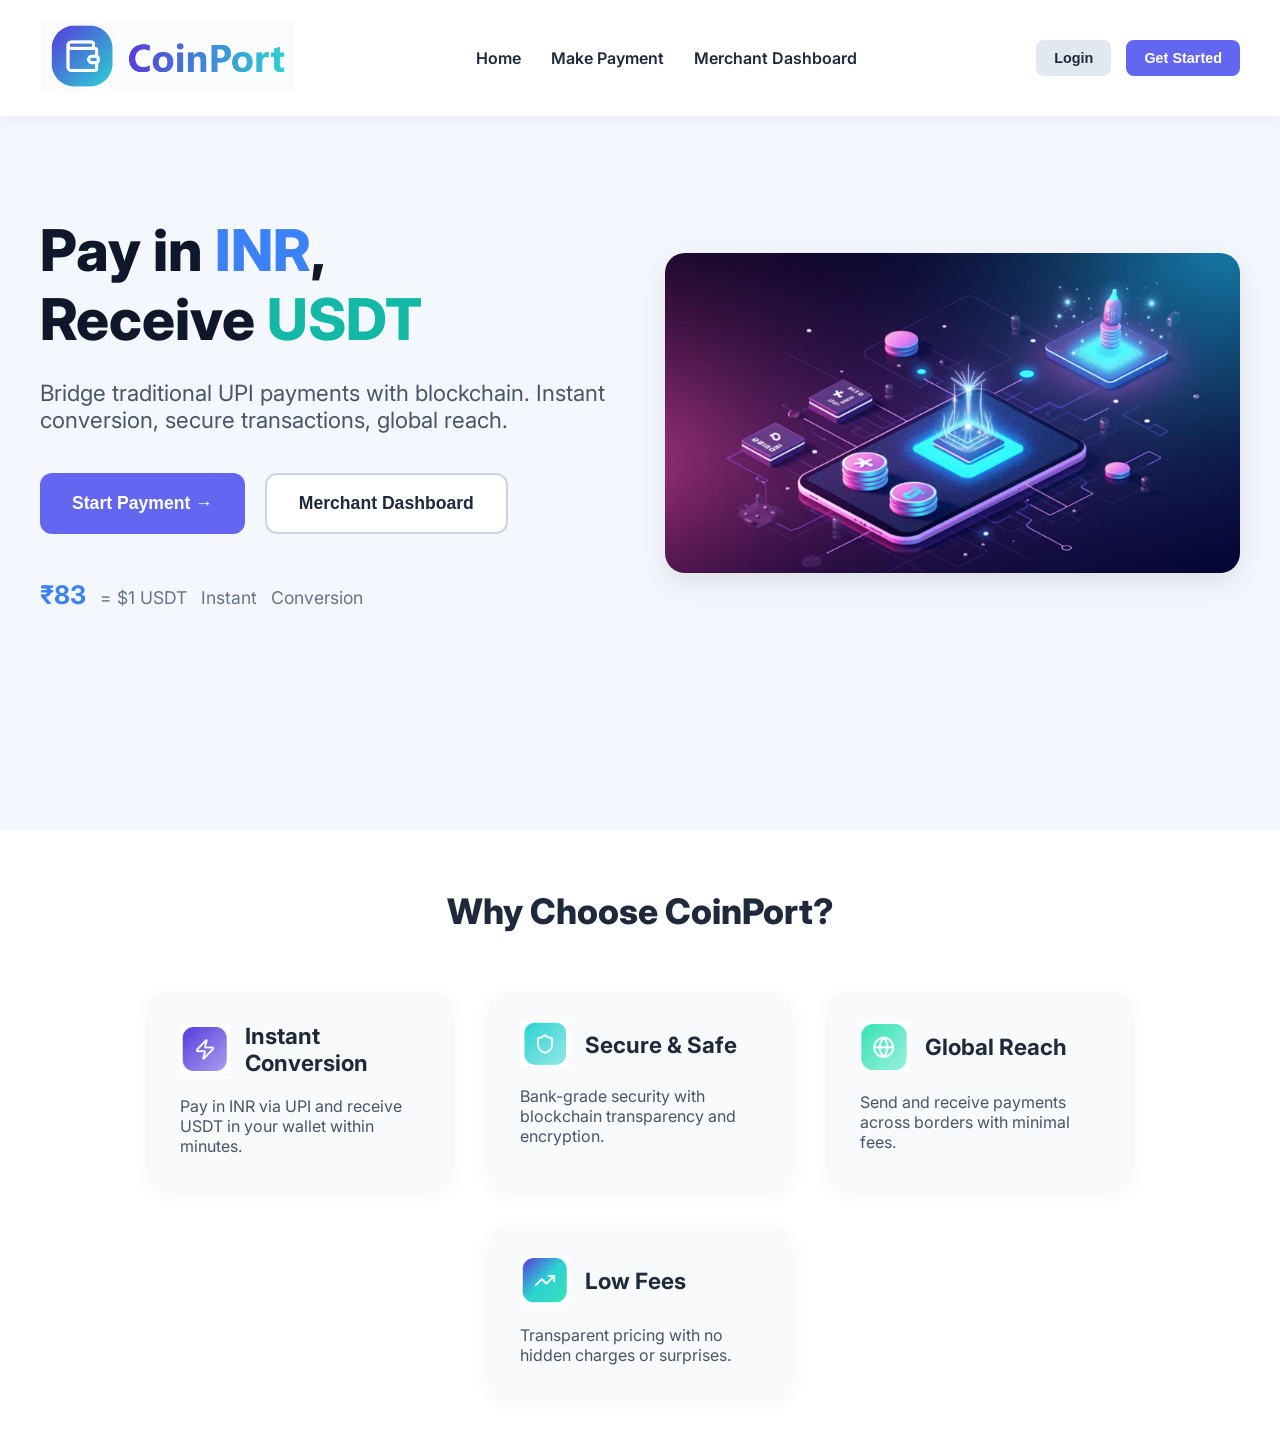
<file: frontend/coinport1.html>
<!DOCTYPE html>
<html lang="en">
<head>
  <meta charset="UTF-8" />
  <meta name="viewport" content="width=device-width, initial-scale=1" />
  <title>CoinPort Payment</title>
  <link href="https://fonts.googleapis.com/css2?family=Inter:wght@400;600;800&display=swap" rel="stylesheet" />
  <style>
    * {
      box-sizing: border-box;
      margin: 0;
      padding: 0;
    }

    html, body {
      height: 100%;
      font-family: 'Inter', sans-serif;
      background: #f4f7fe;
      color: #0f172a;
    }

    body {
      display: flex;
      flex-direction: column;
      min-height: 100vh;
    }

    header {
      position: sticky;
      top: 0;
      z-index: 1000;
      width: 100%;
      background: #ffffff;
      padding: 20px 40px;
      box-shadow: 0 4px 12px rgba(0, 0, 0, 0.05);
      display: flex;
      justify-content: space-between;
      align-items: center;
    }

    .logo img {
      height: 8vh;
      width: 20vw;
      object-fit: contain;
    }

    nav {
      display: flex;
      gap: 30px;
    }

    nav a {
      text-decoration: none;
      color: #1e293b;
      font-weight: 600;
      font-size: 1rem;
      transition: color 0.3s ease;
    }

    nav a:hover {
      color: #6366f1;
    }

    .auth-buttons {
      display: flex;
      gap: 15px;
    }

    .auth-buttons button {
      padding: 10px 18px;
      border-radius: 8px;
      font-weight: 600;
      font-size: 0.9rem;
      cursor: pointer;
      border: none;
    }

    .login {
      background: #e2e8f0;
      color: #1e293b;
    }

    .get-started {
      background: #6366f1;
      color: white;
    }

    .main {
      flex: 1;
      display: flex;
      flex-wrap: wrap;
      align-items: center;
      justify-content: center;
      padding: 100px 40px;
      gap: 50px;
    }

    .left {
      flex: 1 1 500px;
      max-width: 600px;
    }

    .left h1 {
      font-size: 3.6rem;
      font-weight: 800;
      line-height: 1.2;
    }

    .left h1 .inr {
      color: #3b82f6;
    }

    .left h1 .usdt {
      color: #14b8a6;
    }

    .left p {
      margin-top: 25px;
      font-size: 1.4rem;
      color: #475569;
    }

    .buttons {
      margin-top: 40px;
      display: flex;
      gap: 20px;
      flex-wrap: wrap;
    }

    .btn-primary {
      background: #6366f1;
      color: white;
      padding: 18px 32px;
      border: none;
      border-radius: 12px;
      font-weight: 600;
      font-size: 1.1rem;
      cursor: pointer;
      transition: background 0.3s ease;
    }

    .btn-primary:hover {
      background: #4f46e5;
    }

    .btn-secondary {
      background: #fff;
      color: #1e293b;
      border: 2px solid #cbd5e1;
      padding: 18px 32px;
      border-radius: 12px;
      font-weight: 600;
      font-size: 1.1rem;
      cursor: pointer;
      transition: background 0.3s ease;
    }

    .btn-secondary:hover {
      background: #f1f5f9;
    }

    .rate {
      margin-top: 45px;
      font-weight: 700;
      color: #3b82f6;
      font-size: 1.6rem;
    }

    .rate span {
      font-weight: 400;
      font-size: 1.1rem;
      color: #64748b;
      margin-left: 8px;
    }

    .conversion {
      display: inline-block;
      margin-left: 30px;
      color: #14b8a6;
      font-size: 1.4rem;
      font-weight: 700;
    }

    .right {
      flex: 1 1 500px;
      display: flex;
      flex-direction: column;
      justify-content: center;
      align-items: center;
      text-align: center;
    }

    .right img {
      width: 100%;
      max-width: 600px;
      border-radius: 20px;
      box-shadow: 0 10px 30px rgba(0, 0, 0, 0.1);
      object-fit: cover;
    }

    .right p {
      margin-top: 20px;
      font-size: 1.3rem;
      color: #475569;
      max-width: 600px;
    }

    .features-section {
      margin-top: 120px;
      padding: 60px 40px;
      background: #ffffff;
      text-align: center;
    }

    .features-section h2 {
      font-size: 2.2rem;
      font-weight: 800;
      margin-bottom: 60px;
      color: #1e293b;
    }

    .features {
      display: flex;
      flex-wrap: wrap;
      justify-content: center;
      gap: 40px;
    }

    .card {
      background: #f8fafc;
      border-radius: 16px;
      box-shadow: 0 6px 20px rgba(0, 0, 0, 0.05);
      padding: 30px;
      max-width: 300px;
      text-align: left;
      transition: transform 0.3s ease;
    }

    .card:hover {
      transform: translateY(-5px);
    }

    .card-header {
      display: flex;
      align-items: center;
      gap: 15px;
      margin-bottom: 20px;
    }

    .card img.logo {
      width: 50px;
      height: auto;
    }

    .card h3 {
      font-size: 1.4rem;
      font-weight: 700;
      color: #1e293b;
      margin: 0;
    }

    .card p {
      font-size: 1rem;
      color: #475569;
    }

    @media (max-width: 900px) {
      .main {
        flex-direction: column;
        padding: 60px 30px;
      }

      .left h1 {
        font-size: 2.8rem;
        text-align: center;
      }

      .left p,
      .rate {
        text-align: center;
      }

      .buttons {
        justify-content: center;
      }

      .right img {
        max-width: 90%;
      }

      .right p {
        font-size: 1.2rem;
        padding: 0 10px;
      }

      .features {
        flex-direction: column;
        align-items: center;
      }
    }
  </style>
</head>
<body>
  <header>
    <div class="logo">
      <img src="coinportlogo.png" alt="CoinPort Logo" />
    </div>
    <nav>
      <a href="#">Home</a>
      <a href="#">Make Payment</a>
      <a href="#">Merchant Dashboard</a>
    </nav>
    <div class="auth-buttons">
      <button class="login">Login</button>
      <button class="get-started">Get Started</button>
    </div>
  </header>

  <div class="main">
    <div class="left">
      <h1>
        Pay in <span class="inr">INR</span>,<br />
        Receive <span class="usdt">USDT</span>
      </h1>
      <p>Bridge traditional UPI payments with blockchain. Instant conversion, secure transactions, global reach.</p>
      <div class="buttons">
        <button class="btn-primary">Start Payment →</button>
        <button class="btn-secondary">Merchant Dashboard</button>
      </div>
      <div class="rate">
        ₹83 <span>= $1 USDT</span>
        <span class="conversion">Instant</span> <span>Conversion</span>
      </div>
        </div>
    <div class="right">
      <img src="coinport2img.png" alt="Blockchain Graphic" />
       
    </div>
  </div>

  <div class="features-section">
    <h2>Why Choose CoinPort?</h2>

    <div class="features">
      <div class="card">
        <div class="card-header">
          <img src="card4.png" alt="Instant Conversion Logo" class="logo" />
          <h3>Instant Conversion</h3>
        </div>
        <p>Pay in INR via UPI and receive USDT in your wallet within minutes.</p>
      </div>

      <div class="card">
        <div class="card-header">
          <img src="card3.png" alt="Secure & Safe Logo" class="logo" />
          <h3>Secure & Safe</h3>
        </div>
        <p>Bank-grade security with blockchain transparency and encryption.</p>
      </div>

      <div class="card">
        <div class="card-header">
          <img src="card2.png" alt="Global Reach Logo" class="logo" />
          <h3>Global Reach</h3>
        </div>
        <p>Send and receive payments across borders with minimal fees.</p>
      </div>

      <div class="card">
        <div class="card-header">
          <img src="card1.png" alt="Low Fees Logo" class="logo" />
          <h3>Low Fees</h3>
        </div>
        <p>Transparent pricing with no hidden charges or surprises.</p>
      </div>
    </div>
  </div>
</body>
</html>
</file>
